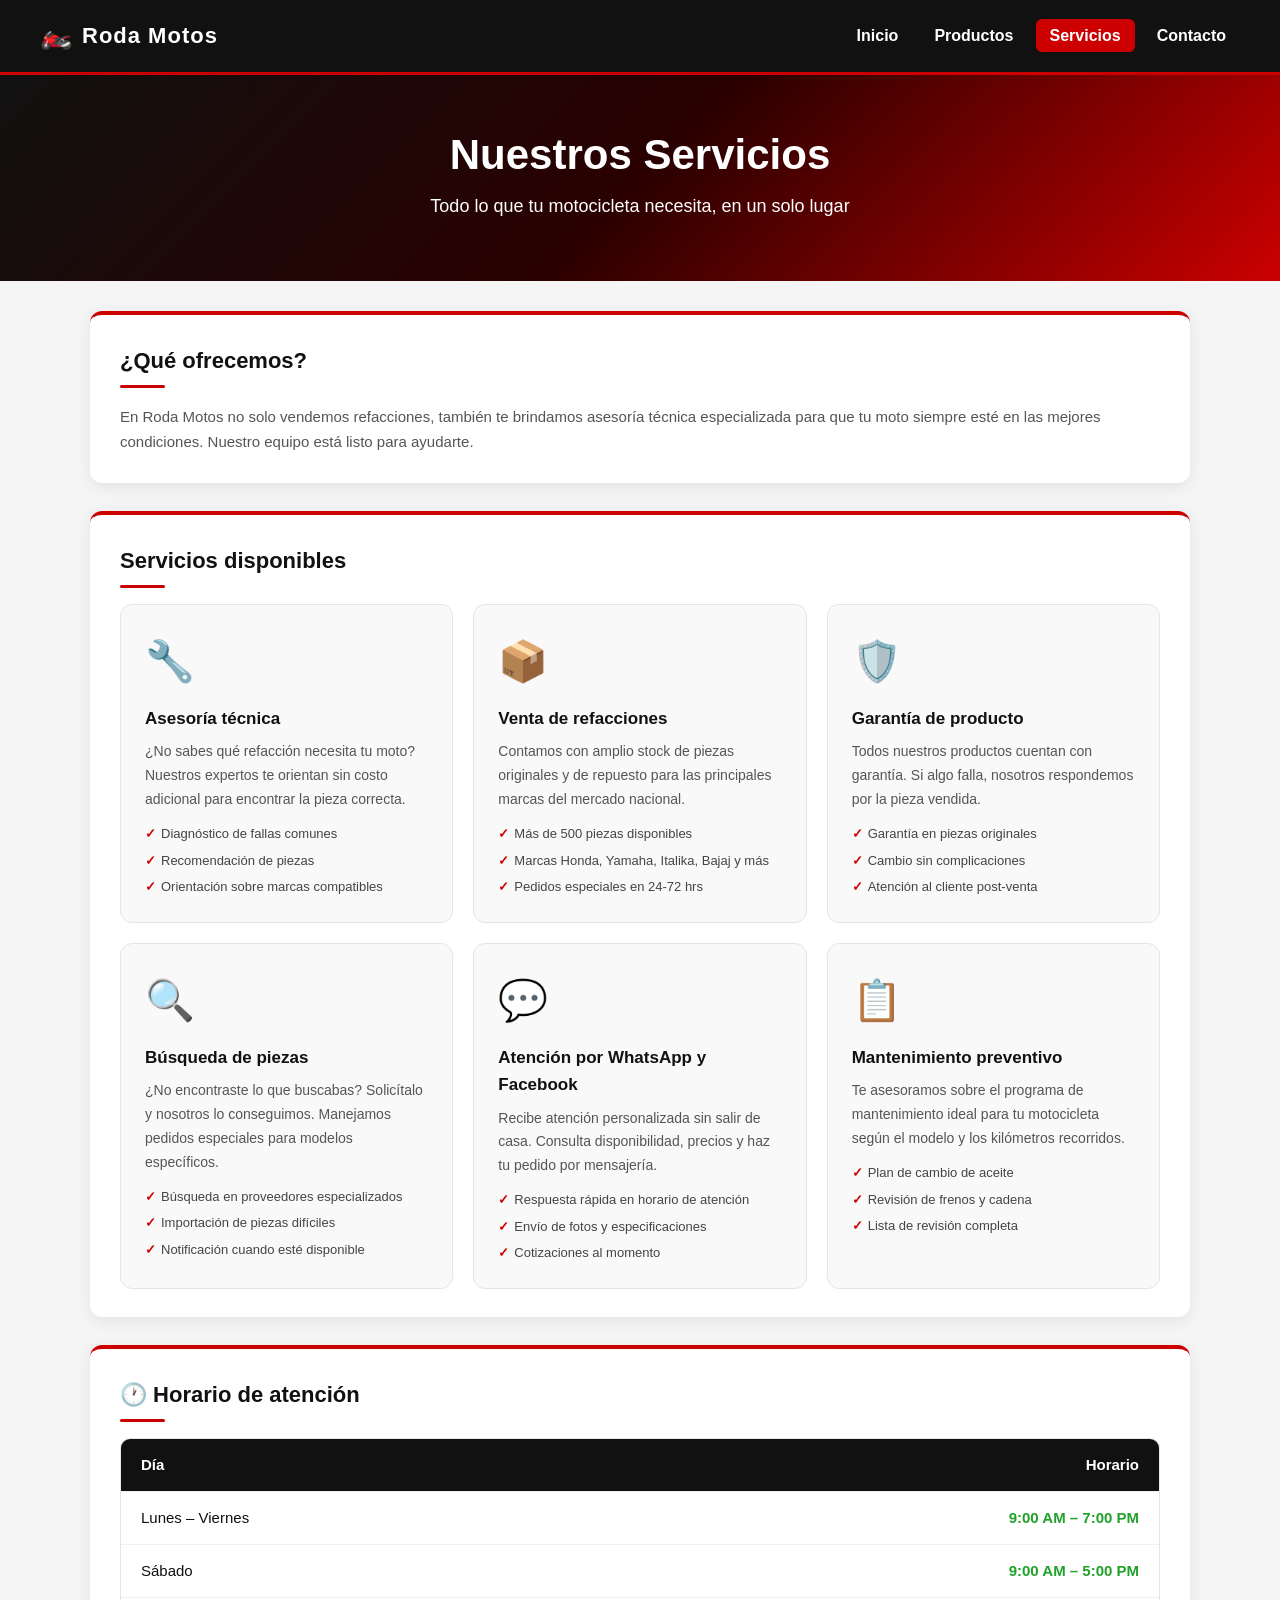
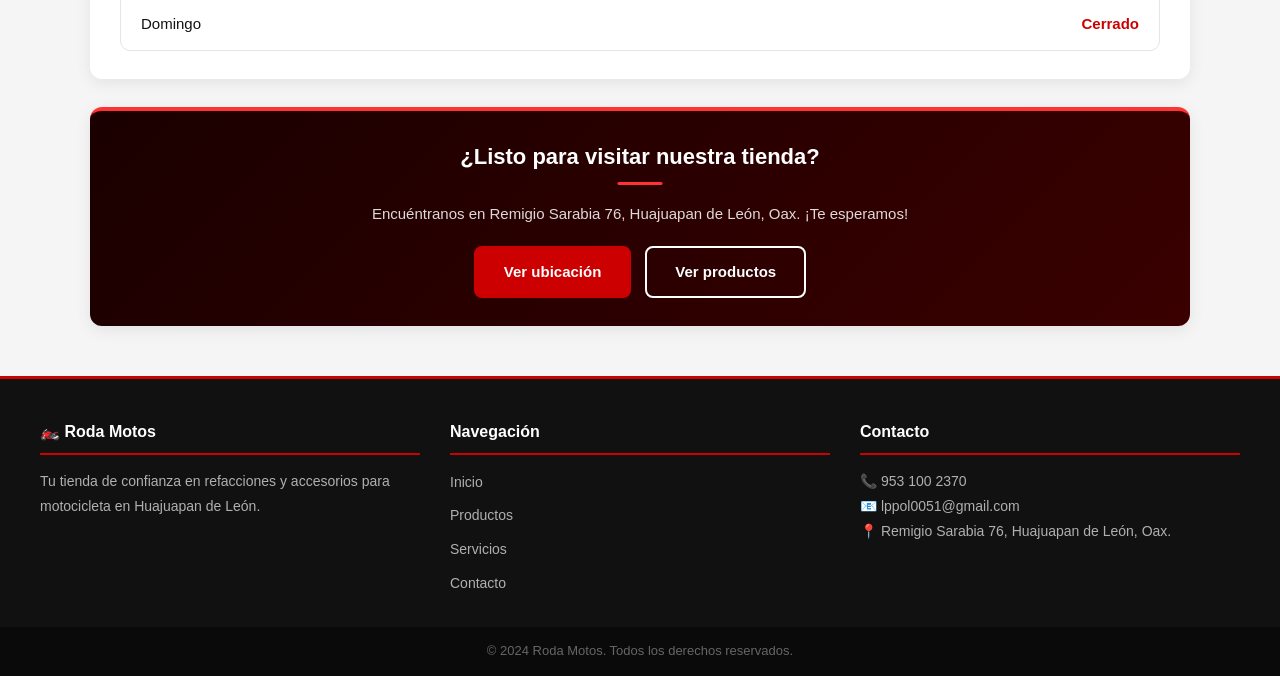
<file: servicios.html>
<!DOCTYPE html>
<html lang="es">
<head>
    <meta charset="UTF-8">
    <meta name="viewport" content="width=device-width, initial-scale=1.0">
    <title>Roda Motos - Servicios</title>
    <link rel="stylesheet" href="css/styles.css">
</head>
<body>

    <!-- NAVBAR -->
    <nav id="navbar">
        <div class="nav-logo">
            <span class="logo-icon">🏍️</span>
            <h2>Roda Motos</h2>
        </div>
        <button class="menu-toggle" id="menuToggle" aria-label="Abrir menú">&#9776;</button>
        <ul class="nav-links" id="navLinks">
            <li><a href="index.html">Inicio</a></li>
            <li><a href="productos.html">Productos</a></li>
            <li><a href="servicios.html" class="activo">Servicios</a></li>
            <li><a href="contacto.html">Contacto</a></li>
        </ul>
    </nav>

    <!-- ENCABEZADO -->
    <header class="hero hero-pequeño">
        <div class="hero-contenido">
            <h1 class="animar-entrada">Nuestros Servicios</h1>
            <p class="animar-entrada delay-1">Todo lo que tu motocicleta necesita, en un solo lugar</p>
        </div>
        <div class="hero-overlay"></div>
    </header>

    <main>

        <!-- INTRO -->
        <section class="tarjeta animar-scroll">
            <h2>¿Qué ofrecemos?</h2>
            <p>En Roda Motos no solo vendemos refacciones, también te brindamos asesoría técnica especializada para que tu moto siempre esté en las mejores condiciones. Nuestro equipo está listo para ayudarte.</p>
        </section>

        <!-- TARJETAS DE SERVICIO -->
        <section class="tarjeta animar-scroll">
            <h2>Servicios disponibles</h2>
            <div class="servicios-grid" id="listaServicios">

                <div class="servicio-card">
                    <div class="servicio-icono">🔧</div>
                    <h3>Asesoría técnica</h3>
                    <p>¿No sabes qué refacción necesita tu moto? Nuestros expertos te orientan sin costo adicional para encontrar la pieza correcta.</p>
                    <ul class="servicio-lista">
                        <li>Diagnóstico de fallas comunes</li>
                        <li>Recomendación de piezas</li>
                        <li>Orientación sobre marcas compatibles</li>
                    </ul>
                </div>

                <div class="servicio-card">
                    <div class="servicio-icono">📦</div>
                    <h3>Venta de refacciones</h3>
                    <p>Contamos con amplio stock de piezas originales y de repuesto para las principales marcas del mercado nacional.</p>
                    <ul class="servicio-lista">
                        <li>Más de 500 piezas disponibles</li>
                        <li>Marcas Honda, Yamaha, Italika, Bajaj y más</li>
                        <li>Pedidos especiales en 24-72 hrs</li>
                    </ul>
                </div>

                <div class="servicio-card">
                    <div class="servicio-icono">🛡️</div>
                    <h3>Garantía de producto</h3>
                    <p>Todos nuestros productos cuentan con garantía. Si algo falla, nosotros respondemos por la pieza vendida.</p>
                    <ul class="servicio-lista">
                        <li>Garantía en piezas originales</li>
                        <li>Cambio sin complicaciones</li>
                        <li>Atención al cliente post-venta</li>
                    </ul>
                </div>

                <div class="servicio-card">
                    <div class="servicio-icono">🔍</div>
                    <h3>Búsqueda de piezas</h3>
                    <p>¿No encontraste lo que buscabas? Solicítalo y nosotros lo conseguimos. Manejamos pedidos especiales para modelos específicos.</p>
                    <ul class="servicio-lista">
                        <li>Búsqueda en proveedores especializados</li>
                        <li>Importación de piezas difíciles</li>
                        <li>Notificación cuando esté disponible</li>
                    </ul>
                </div>

                <div class="servicio-card">
                    <div class="servicio-icono">💬</div>
                    <h3>Atención por WhatsApp y Facebook</h3>
                    <p>Recibe atención personalizada sin salir de casa. Consulta disponibilidad, precios y haz tu pedido por mensajería.</p>
                    <ul class="servicio-lista">
                        <li>Respuesta rápida en horario de atención</li>
                        <li>Envío de fotos y especificaciones</li>
                        <li>Cotizaciones al momento</li>
                    </ul>
                </div>

                <div class="servicio-card">
                    <div class="servicio-icono">📋</div>
                    <h3>Mantenimiento preventivo</h3>
                    <p>Te asesoramos sobre el programa de mantenimiento ideal para tu motocicleta según el modelo y los kilómetros recorridos.</p>
                    <ul class="servicio-lista">
                        <li>Plan de cambio de aceite</li>
                        <li>Revisión de frenos y cadena</li>
                        <li>Lista de revisión completa</li>
                    </ul>
                </div>

            </div>
        </section>

        <!-- HORARIO DE ATENCIÓN -->
        <section class="tarjeta animar-scroll">
            <h2>🕐 Horario de atención</h2>
            <div class="horario-tabla">
                <div class="horario-fila cabecera">
                    <span>Día</span>
                    <span>Horario</span>
                </div>
                <div class="horario-fila">
                    <span>Lunes – Viernes</span>
                    <span class="horario-abierto">9:00 AM – 7:00 PM</span>
                </div>
                <div class="horario-fila">
                    <span>Sábado</span>
                    <span class="horario-abierto">9:00 AM – 5:00 PM</span>
                </div>
                <div class="horario-fila">
                    <span>Domingo</span>
                    <span class="horario-cerrado">Cerrado</span>
                </div>
            </div>
        </section>

        <!-- CTA -->
        <section class="tarjeta cta-seccion animar-scroll">
            <h2>¿Listo para visitar nuestra tienda?</h2>
            <p>Encuéntranos en Remigio Sarabia 76, Huajuapan de León, Oax. ¡Te esperamos!</p>
            <div class="hero-botones" style="margin-top: 20px;">
                <a href="contacto.html" class="btn-primario">Ver ubicación</a>
                <a href="productos.html" class="btn-secundario">Ver productos</a>
            </div>
        </section>

    </main>

    <!-- FOOTER -->
    <footer>
        <div class="footer-contenido">
            <div class="footer-col">
                <h3>🏍️ Roda Motos</h3>
                <p>Tu tienda de confianza en refacciones y accesorios para motocicleta en Huajuapan de León.</p>
            </div>
            <div class="footer-col">
                <h3>Navegación</h3>
                <ul>
                    <li><a href="index.html">Inicio</a></li>
                    <li><a href="productos.html">Productos</a></li>
                    <li><a href="servicios.html">Servicios</a></li>
                    <li><a href="contacto.html">Contacto</a></li>
                </ul>
            </div>
            <div class="footer-col">
                <h3>Contacto</h3>
                <p>📞 953 100 2370</p>
                <p>📧 lppol0051@gmail.com</p>
                <p>📍 Remigio Sarabia 76, Huajuapan de León, Oax.</p>
            </div>
        </div>
        <div class="footer-inferior">
            <p>© 2024 Roda Motos. Todos los derechos reservados.</p>
        </div>
    </footer>

    <script src="js/script.js"></script>
</body>
</html>
</file>
<file: css/styles.css>
* {
    margin: 0;
    padding: 0;
    box-sizing: border-box;
}

body {
    font-family: "Segoe UI", Tahoma, Geneva, sans-serif;
    font-size: 16px;
    line-height: 1.6;
    background-color: #f5f5f5;
    color: #111111;
}

a {
    text-decoration: none;
    color: inherit;
}

img {
    max-width: 100%;
    display: block;
}


nav {
    background-color: #111111;
    border-bottom: 3px solid #cc0000;
    padding: 15px 40px;
    display: flex;
    justify-content: space-between;
    align-items: center;
    position: sticky;
    top: 0;
    z-index: 1000;
    transition: box-shadow 0.3s ease;
}

nav.scrolled {
    box-shadow: 0 4px 20px rgba(0, 0, 0, 0.4);
}

.nav-logo {
    display: flex;
    align-items: center;
    gap: 10px;
}

.logo-icon {
    font-size: 26px;
}

nav h2 {
    color: #ffffff;
    font-size: 22px;
    letter-spacing: 1px;
}

.nav-links {
    list-style: none;
    display: flex;
    gap: 8px;
}

.nav-links a {
    color: #ffffff;
    text-decoration: none;
    font-weight: 600;
    padding: 8px 14px;
    border-radius: 6px;
    transition: background-color 0.25s ease, transform 0.2s ease;
}

.nav-links a:hover,
.nav-links a.activo {
    background-color: #cc0000;
    transform: translateY(-1px);
}

/* Botón hamburguesa (móvil) */
.menu-toggle {
    display: none;
    background: none;
    border: none;
    color: #ffffff;
    font-size: 26px;
    cursor: pointer;
    padding: 4px 8px;
    border-radius: 4px;
    transition: background-color 0.2s;
}

.menu-toggle:hover {
    background-color: #cc0000;
}


.hero {
    background: linear-gradient(135deg, #111111 0%, #2a0000 50%, #cc0000 100%);
    color: #ffffff;
    text-align: center;
    padding: 90px 20px 80px;
    position: relative;
    overflow: hidden;
}

.hero-pequeño {
    padding: 55px 20px 50px;
}

.hero-overlay {
    position: absolute;
    inset: 0;
    background: url("https://images.unsplash.com/photo-1558618666-fcd25c85cd64?w=1400&q=40")
                center/cover no-repeat;
    opacity: 0.08;
    pointer-events: none;
}

.hero-contenido {
    position: relative;
    z-index: 1;
    max-width: 700px;
    margin: 0 auto;
}

.hero h1 {
    font-size: clamp(26px, 5vw, 42px);
    font-weight: 800;
    margin-bottom: 12px;
    line-height: 1.2;
}

.hero p {
    font-size: clamp(14px, 2.5vw, 18px);
    opacity: 0.9;
    margin-bottom: 10px;
}

.hero-botones {
    display: flex;
    gap: 14px;
    justify-content: center;
    flex-wrap: wrap;
    margin-top: 24px;
}


.btn-primario {
    display: inline-block;
    background-color: #cc0000;
    color: #ffffff;
    padding: 12px 28px;
    border-radius: 8px;
    font-weight: 700;
    font-size: 15px;
    border: 2px solid #cc0000;
    cursor: pointer;
    transition: background-color 0.25s, transform 0.2s, box-shadow 0.25s;
}

.btn-primario:hover {
    background-color: #aa0000;
    border-color: #aa0000;
    transform: translateY(-2px);
    box-shadow: 0 6px 20px rgba(204, 0, 0, 0.35);
}

.btn-secundario {
    display: inline-block;
    background-color: transparent;
    color: #ffffff;
    padding: 12px 28px;
    border-radius: 8px;
    font-weight: 700;
    font-size: 15px;
    border: 2px solid #ffffff;
    cursor: pointer;
    transition: background-color 0.25s, color 0.25s, transform 0.2s;
}

.btn-secundario:hover {
    background-color: #ffffff;
    color: #cc0000;
    transform: translateY(-2px);
}

.btn-facebook {
    display: inline-flex;
    align-items: center;
    background-color: #1877f2;
    color: #ffffff;
    padding: 12px 22px;
    border-radius: 8px;
    font-weight: 700;
    font-size: 15px;
    border: 2px solid #1877f2;
    transition: background-color 0.25s, transform 0.2s;
}

.btn-facebook:hover {
    background-color: #145db2;
    transform: translateY(-2px);
}

.btn-regresar {
    display: inline-block;
    background-color: #f0f0f0;
    color: #111111;
    padding: 10px 20px;
    border-radius: 8px;
    font-weight: 600;
    font-size: 14px;
    border: 1px solid #ddd;
    transition: background-color 0.2s, border-color 0.2s;
}

.btn-regresar:hover {
    background-color: #e0e0e0;
    border-color: #cc0000;
    color: #cc0000;
}


.estadisticas {
    display: flex;
    justify-content: center;
    flex-wrap: wrap;
    gap: 0;
    background-color: #cc0000;
}

.stat-item {
    flex: 1;
    min-width: 140px;
    text-align: center;
    padding: 24px 20px;
    color: #ffffff;
    border-right: 1px solid rgba(255,255,255,0.2);
}

.stat-item:last-child {
    border-right: none;
}

.stat-numero {
    font-size: 38px;
    font-weight: 800;
    display: inline-block;
}

.stat-item p {
    font-size: 13px;
    opacity: 0.85;
    margin-top: 4px;
}


main {
    width: 90%;
    max-width: 1100px;
    margin: 30px auto 50px;
    display: flex;
    flex-direction: column;
    gap: 28px;
}


.tarjeta {
    background-color: #ffffff;
    border-top: 4px solid #cc0000;
    border-radius: 12px;
    padding: 28px 30px;
    box-shadow: 0 4px 16px rgba(0, 0, 0, 0.08);
    transition: box-shadow 0.3s ease;
}

.tarjeta:hover {
    box-shadow: 0 6px 24px rgba(0, 0, 0, 0.12);
}

.tarjeta h2 {
    font-size: 22px;
    margin-bottom: 16px;
    color: #111111;
    position: relative;
    padding-bottom: 10px;
}

.tarjeta h2::after {
    content: "";
    position: absolute;
    left: 0;
    bottom: 0;
    width: 45px;
    height: 3px;
    background-color: #cc0000;
    border-radius: 2px;
}

.tarjeta p {
    font-size: 15px;
    color: #555;
    line-height: 1.7;
}


.productos {
    display: flex;
    flex-wrap: wrap;
    gap: 22px;
    justify-content: center;
}

.producto {
    background-color: #f9f9f9;
    border: 1px solid #e0e0e0;
    border-radius: 12px;
    width: 265px;
    overflow: hidden;
    transition: transform 0.3s ease, border-color 0.3s ease, box-shadow 0.3s ease;
}

.producto:hover {
    transform: translateY(-6px);
    border-color: #cc0000;
    box-shadow: 0 10px 28px rgba(204, 0, 0, 0.15);
}

.producto-imagen-contenedor {
    position: relative;
    overflow: hidden;
}

.producto-imagen-contenedor img {
    width: 100%;
    height: 180px;
    object-fit: cover;
    transition: transform 0.4s ease;
}

.producto:hover .producto-imagen-contenedor img {
    transform: scale(1.06);
}

.etiqueta-producto {
    position: absolute;
    top: 10px;
    left: 10px;
    background-color: #cc0000;
    color: white;
    font-size: 11px;
    font-weight: 700;
    padding: 4px 10px;
    border-radius: 20px;
    text-transform: uppercase;
    letter-spacing: 0.5px;
}

.producto-info {
    padding: 16px;
    text-align: center;
}

.producto-categoria {
    display: inline-block;
    background-color: #fff0f0;
    color: #cc0000;
    font-size: 11px;
    font-weight: 700;
    padding: 3px 10px;
    border-radius: 20px;
    text-transform: uppercase;
    letter-spacing: 0.5px;
    margin-bottom: 8px;
}

.producto-info h3 {
    font-size: 17px;
    margin-bottom: 6px;
    color: #111;
}

.producto-info p {
    font-size: 13px;
    color: #666;
    margin-bottom: 14px;
}

.btn-ver-mas {
    display: inline-block;
    background-color: #cc0000;
    color: #ffffff;
    padding: 9px 22px;
    border-radius: 6px;
    font-size: 13px;
    font-weight: 700;
    transition: background-color 0.2s, transform 0.2s;
}

.btn-ver-mas:hover {
    background-color: #aa0000;
    transform: translateY(-1px);
}


.marcas {
    display: flex;
    flex-wrap: wrap;
    gap: 12px;
    justify-content: center;
}

.marcas span {
    background-color: #f0f0f0;
    border: 2px solid #cc0000;
    padding: 8px 18px;
    border-radius: 24px;
    font-weight: 700;
    font-size: 14px;
    transition: background-color 0.2s, color 0.2s, transform 0.2s;
    cursor: default;
}

.marcas span:hover {
    background-color: #cc0000;
    color: #ffffff;
    transform: scale(1.05);
}


.ventajas {
    list-style: none;
    display: flex;
    flex-direction: column;
    gap: 10px;
}

.ventajas li {
    background-color: #f9f9f9;
    border-left: 4px solid #cc0000;
    padding: 12px 16px;
    border-radius: 6px;
    font-size: 15px;
    font-weight: 600;
    transition: background-color 0.2s, transform 0.2s;
}

.ventajas li:hover {
    background-color: #fff0f0;
    transform: translateX(4px);
}


.ventajas-grid {
    display: grid;
    grid-template-columns: repeat(auto-fill, minmax(220px, 1fr));
    gap: 18px;
}

.ventaja-card {
    background-color: #f9f9f9;
    border: 1px solid #e8e8e8;
    border-radius: 10px;
    padding: 20px;
    text-align: center;
    transition: transform 0.3s, box-shadow 0.3s, border-color 0.3s;
}

.ventaja-card:hover {
    transform: translateY(-5px);
    box-shadow: 0 8px 20px rgba(204, 0, 0, 0.12);
    border-color: #cc0000;
}

.ventaja-icono {
    font-size: 36px;
    display: block;
    margin-bottom: 10px;
}

.ventaja-card h3 {
    font-size: 16px;
    margin-bottom: 6px;
    color: #111;
}

.ventaja-card p {
    font-size: 13px;
    color: #666;
}


.cta-seccion {
    background: linear-gradient(135deg, #1a0000, #3a0000);
    border-top-color: #ff3333;
    color: #ffffff;
    text-align: center;
}

.cta-seccion h2 { color: #ffffff; }

.cta-seccion h2::after {
    background-color: #ff3333;
    left: 50%;
    transform: translateX(-50%);
}

.cta-seccion p { color: rgba(255,255,255,0.85); }


.facebook-contenedor { margin-top: 16px; }

.facebook-card {
    display: flex;
    align-items: center;
    gap: 20px;
    background-color: #f0f6ff;
    border: 2px solid #1877f2;
    border-radius: 12px;
    padding: 20px 24px;
    transition: background-color 0.25s, transform 0.25s, box-shadow 0.25s;
    cursor: pointer;
}

.facebook-card:hover {
    background-color: #ddeeff;
    transform: translateY(-3px);
    box-shadow: 0 8px 20px rgba(24, 119, 242, 0.2);
}

.facebook-logo { width: 52px; height: 52px; flex-shrink: 0; }
.facebook-nombre { font-weight: 700; font-size: 17px; color: #1877f2; }
.facebook-desc { font-size: 13px; color: #555; margin-top: 3px; }

.facebook-btn {
    display: inline-block;
    margin-top: 8px;
    background-color: #1877f2;
    color: white;
    padding: 7px 16px;
    border-radius: 6px;
    font-size: 13px;
    font-weight: 700;
}


.buscador-contenedor {
    display: flex;
    flex-direction: column;
    gap: 16px;
}

.buscador-input {
    width: 100%;
    padding: 14px 18px;
    border: 2px solid #ddd;
    border-radius: 10px;
    font-size: 15px;
    font-family: inherit;
    outline: none;
    transition: border-color 0.25s, box-shadow 0.25s;
}

.buscador-input:focus {
    border-color: #cc0000;
    box-shadow: 0 0 0 3px rgba(204, 0, 0, 0.12);
}

.filtros { display: flex; flex-wrap: wrap; gap: 10px; }

.filtro-btn {
    background-color: #f0f0f0;
    border: 2px solid #e0e0e0;
    padding: 8px 18px;
    border-radius: 24px;
    font-size: 13px;
    font-weight: 600;
    font-family: inherit;
    cursor: pointer;
    transition: background-color 0.2s, border-color 0.2s, color 0.2s, transform 0.2s;
}

.filtro-btn:hover { border-color: #cc0000; color: #cc0000; }

.filtro-btn.activo-filtro {
    background-color: #cc0000;
    border-color: #cc0000;
    color: #ffffff;
}

.sin-resultados { text-align: center; padding: 40px; font-size: 18px; color: #888; }
.oculto { display: none; }


.servicios-grid {
    display: grid;
    grid-template-columns: repeat(auto-fill, minmax(280px, 1fr));
    gap: 20px;
}

.servicio-card {
    background-color: #f9f9f9;
    border: 1px solid #e5e5e5;
    border-radius: 12px;
    padding: 24px;
    transition: transform 0.3s, box-shadow 0.3s, border-color 0.3s;
}

.servicio-card:hover {
    transform: translateY(-5px);
    box-shadow: 0 10px 25px rgba(204, 0, 0, 0.1);
    border-color: #cc0000;
}

.servicio-icono { font-size: 40px; margin-bottom: 12px; }
.servicio-card h3 { font-size: 17px; margin-bottom: 8px; color: #111; }
.servicio-card p { font-size: 14px; color: #555; margin-bottom: 12px; }

.servicio-lista {
    list-style: none;
    padding: 0;
    display: flex;
    flex-direction: column;
    gap: 6px;
}

.servicio-lista li {
    font-size: 13px;
    color: #444;
    padding-left: 16px;
    position: relative;
}

.servicio-lista li::before {
    content: "✓";
    color: #cc0000;
    font-weight: 700;
    position: absolute;
    left: 0;
}


.horario-tabla {
    border-radius: 10px;
    overflow: hidden;
    border: 1px solid #e5e5e5;
}

.horario-fila {
    display: flex;
    justify-content: space-between;
    align-items: center;
    padding: 14px 20px;
    border-bottom: 1px solid #f0f0f0;
    font-size: 15px;
    transition: background-color 0.2s;
}

.horario-fila:hover:not(.cabecera) { background-color: #fff5f5; }
.horario-fila:last-child { border-bottom: none; }

.horario-fila.cabecera {
    background-color: #111111;
    color: #ffffff;
    font-weight: 700;
}

.horario-abierto { color: #22a22a; font-weight: 700; }
.horario-cerrado { color: #cc0000; font-weight: 700; }


.contacto-grid {
    display: grid;
    grid-template-columns: repeat(auto-fill, minmax(210px, 1fr));
    gap: 18px;
}

.contacto-card {
    display: flex;
    flex-direction: column;
    align-items: center;
    text-align: center;
    background-color: #f9f9f9;
    border: 2px solid #e5e5e5;
    border-radius: 12px;
    padding: 24px 16px;
    transition: transform 0.3s, border-color 0.3s, box-shadow 0.3s;
    cursor: pointer;
    color: #111;
    justify-content: space-between;
    min-height: 200px;
}

.contacto-card:hover {
    transform: translateY(-5px);
    border-color: #cc0000;
    box-shadow: 0 8px 22px rgba(204, 0, 0, 0.15);
}

.contacto-verde:hover {
    border-color: #25d366;
    box-shadow: 0 8px 22px rgba(37, 211, 102, 0.2);
}

.contacto-azul:hover {
    border-color: #1877f2;
    box-shadow: 0 8px 22px rgba(24, 119, 242, 0.2);
}

.contacto-icono { font-size: 38px; margin-bottom: 10px; }
.contacto-card h3 { font-size: 16px; font-weight: 700; margin-bottom: 6px; }
.contacto-card p { font-size: 14px; color: #555; margin-bottom: 12px; }

.contacto-accion {
    display: inline-block;
    background-color: #cc0000;
    color: #ffffff;
    padding: 7px 16px;
    border-radius: 6px;
    font-size: 13px;
    font-weight: 700;
    transition: background-color 0.2s;
}

.contacto-card:hover .contacto-accion { background-color: #aa0000; }


.formulario-contacto { max-width: 680px; }

.form-grupo {
    margin-bottom: 20px;
    display: flex;
    flex-direction: column;
    gap: 6px;
}

.form-grupo label { font-weight: 600; font-size: 14px; color: #333; }

.form-grupo input,
.form-grupo select,
.form-grupo textarea {
    padding: 12px 14px;
    border: 2px solid #ddd;
    border-radius: 8px;
    font-size: 15px;
    font-family: inherit;
    outline: none;
    transition: border-color 0.25s, box-shadow 0.25s;
    background-color: #fdfdfd;
    resize: vertical;
}

.form-grupo input:focus,
.form-grupo select:focus,
.form-grupo textarea:focus {
    border-color: #cc0000;
    box-shadow: 0 0 0 3px rgba(204, 0, 0, 0.1);
}

.form-grupo input.invalido,
.form-grupo select.invalido,
.form-grupo textarea.invalido {
    border-color: #e03030;
    background-color: #fff8f8;
}

.form-error { color: #cc0000; font-size: 13px; font-weight: 500; min-height: 16px; }

.btn-form {
    border: none;
    width: 100%;
    margin-top: 8px;
    font-size: 16px;
    cursor: pointer;
}

.mensaje-exito {
    margin-top: 16px;
    background-color: #e8f8e8;
    border: 2px solid #22a22a;
    color: #22a22a;
    padding: 14px 18px;
    border-radius: 8px;
    font-weight: 600;
    font-size: 15px;
}


.mapa-contenedor {
    border-radius: 12px;
    overflow: hidden;
    border: 2px solid #e0e0e0;
}


.detalle-producto {
    display: flex;
    gap: 36px;
    flex-wrap: wrap;
    align-items: flex-start;
}

.detalle-imagen {
    flex: 0 0 280px;
    max-width: 280px;
    border-radius: 12px;
    overflow: hidden;
    border: 2px solid #e8e8e8;
}

.detalle-imagen img {
    width: 100%;
    height: 220px;
    object-fit: cover;
    transition: transform 0.4s;
}

.detalle-imagen:hover img { transform: scale(1.03); }

.detalle-info { flex: 1.2; min-width: 260px; }
.detalle-info h2 { font-size: 26px; margin-bottom: 12px; color: #111; }

.detalle-descripcion {
    font-size: 15px;
    color: #555;
    line-height: 1.7;
    margin-bottom: 20px;
}

.detalle-caracteristicas { margin-bottom: 24px; }

.detalle-caracteristicas h3 {
    font-size: 16px;
    font-weight: 700;
    margin-bottom: 12px;
    color: #111;
}

.detalle-acciones {
    display: flex;
    gap: 12px;
    flex-wrap: wrap;
    margin-bottom: 18px;
}

.btn-whatsapp { background-color: #25d366; border-color: #25d366; }
.btn-whatsapp:hover { background-color: #1da851; border-color: #1da851; }

.detalle-aviso {
    background-color: #fffbea;
    border-left: 4px solid #f0c040;
    border-radius: 6px;
    padding: 12px 16px;
    font-size: 13px;
    color: #7a6000;
}


footer {
    background-color: #111111;
    border-top: 3px solid #cc0000;
    margin-top: 0;
}

.footer-contenido {
    display: flex;
    flex-wrap: wrap;
    justify-content: space-around;
    gap: 30px;
    padding: 40px 40px 24px;
}

.footer-col { flex: 1; min-width: 180px; }

.footer-col h3 {
    color: #ffffff;
    font-size: 16px;
    margin-bottom: 14px;
    padding-bottom: 8px;
    border-bottom: 2px solid #cc0000;
}

.footer-col p { color: #b0b0b0; font-size: 14px; line-height: 1.8; }
.footer-col ul { list-style: none; }
.footer-col ul li { margin-bottom: 8px; }

.footer-col ul li a {
    color: #b0b0b0;
    font-size: 14px;
    transition: color 0.2s, padding-left 0.2s;
}

.footer-col ul li a:hover { color: #cc0000; padding-left: 4px; }

.footer-inferior {
    background-color: #0a0a0a;
    text-align: center;
    padding: 14px 20px;
}

.footer-inferior p { color: #666; font-size: 13px; }


.texto-centrado { text-align: center; }


.animar-entrada {
    opacity: 0;
    transform: translateY(28px);
    animation: entradaArriba 0.7s ease forwards;
}

.delay-1 { animation-delay: 0.18s; }
.delay-2 { animation-delay: 0.36s; }

@keyframes entradaArriba {
    to { opacity: 1; transform: translateY(0); }
}

.animar-scroll {
    opacity: 1;
    transform: translateY(0);
    transition: opacity 0.6s ease, transform 0.6s ease;
}

.animar-scroll.visible {
    opacity: 1;
    transform: translateY(0);
}


@media (max-width: 768px) {
    nav { padding: 14px 20px; flex-wrap: wrap; gap: 10px; }
    .menu-toggle { display: block; }

    .nav-links {
        display: none;
        flex-direction: column;
        width: 100%;
        gap: 4px;
        padding-top: 10px;
    }

    .nav-links.abierto { display: flex; }

    .nav-links a {
        padding: 12px 14px;
        border-radius: 6px;
        background-color: #1a1a1a;
    }

    .hero { padding: 60px 18px 50px; }
    main { width: 95%; }
    .tarjeta { padding: 20px 18px; }
    .estadisticas { flex-direction: column; }

    .stat-item {
        border-right: none;
        border-bottom: 1px solid rgba(255,255,255,0.2);
    }

    .detalle-producto { flex-direction: column; gap: 20px; }
    .footer-contenido { padding: 30px 20px 20px; }
    .hero-botones { flex-direction: column; align-items: center; }
}

@media (max-width: 480px) {
    .producto { width: 100%; max-width: 340px; }
    .contacto-grid { grid-template-columns: 1fr; }
    .ventajas-grid { grid-template-columns: 1fr; }
    .servicios-grid { grid-template-columns: 1fr; }
    .horario-fila { flex-direction: column; align-items: flex-start; gap: 4px; }
}
</file>
